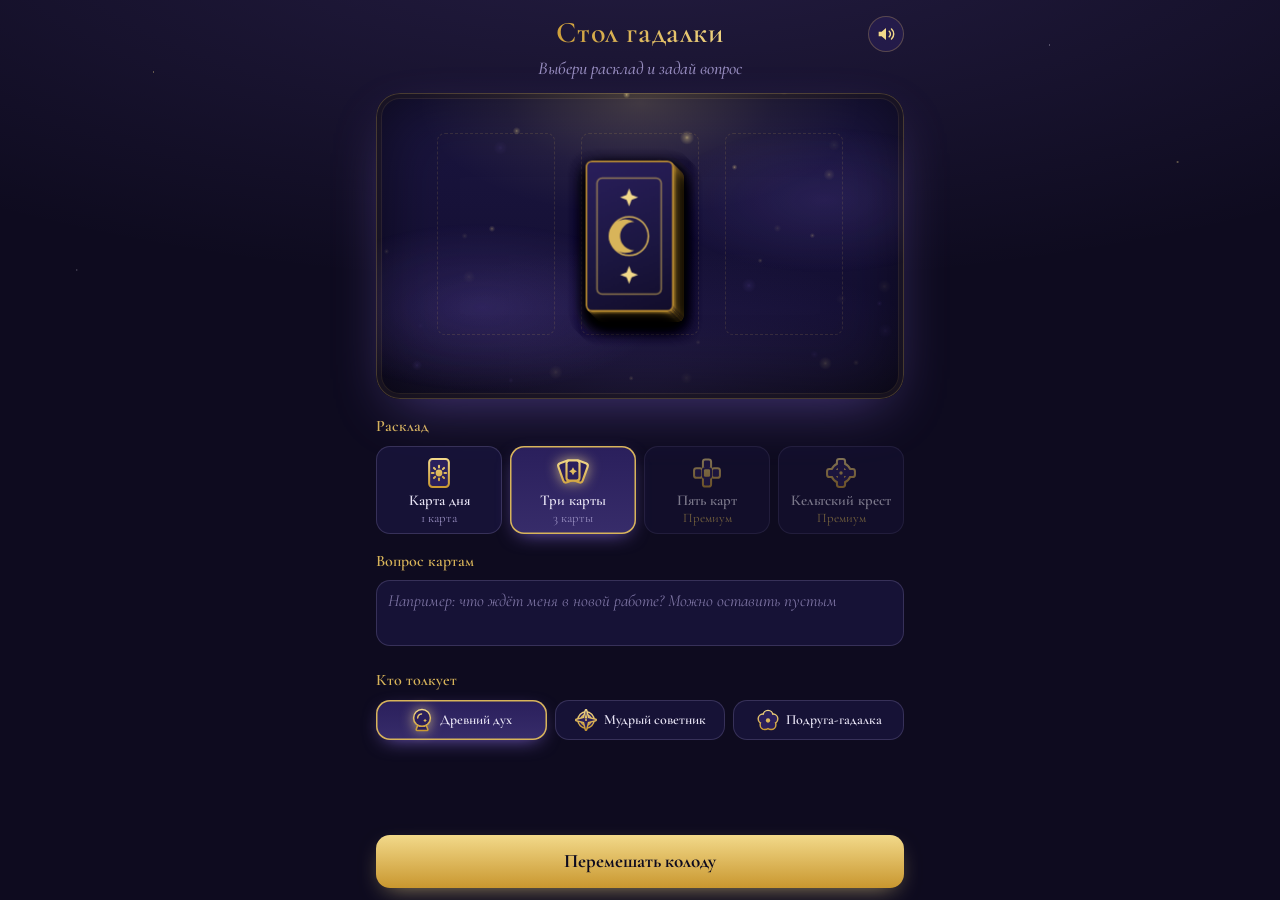
<file: index.html>
<!doctype html>
<html lang="ru">
<head>
  <meta charset="utf-8">
  <meta name="viewport" content="width=device-width, initial-scale=1, viewport-fit=cover, user-scalable=no">
  <meta name="color-scheme" content="dark">
  <meta name="theme-color" content="#0E0B1F">
  <title>Стол гадалки</title>
  <link rel="icon" href="icons/three.svg">
  <script src="https://telegram.org/js/telegram-web-app.js?57"></script>
  <link rel="preconnect" href="https://fonts.googleapis.com">
  <link rel="preconnect" href="https://fonts.gstatic.com" crossorigin>
  <link href="https://fonts.googleapis.com/css2?family=Cormorant+Garamond:ital,wght@0,500;0,600;0,700;1,500&display=swap&subset=cyrillic" rel="stylesheet">
  <link rel="stylesheet" href="style.css?v=6">
  <link rel="stylesheet" href="backs.css?v=6">
</head>
<body>
  <main class="app" id="app" data-stage="setup">
    <header class="top">
      <span class="lvl" id="lvl" hidden></span>
      <h1>Стол гадалки</h1>
      <p class="hint" id="hint" aria-live="polite">Выбери расклад и задай вопрос</p>
      <button class="sound" id="sound" type="button" aria-pressed="true" aria-label="Звук">
        <svg viewBox="0 0 24 24" aria-hidden="true">
          <path d="M4 9.5h3.2L12 5.5v13l-4.8-4H4z" fill="currentColor"/>
          <path class="wave" d="M15.5 9a4 4 0 0 1 0 6M18 6.5a7.5 7.5 0 0 1 0 11" fill="none" stroke="currentColor" stroke-width="1.6" stroke-linecap="round"/>
          <path class="mute" d="M16 9.5l5 5m0-5l-5 5" fill="none" stroke="currentColor" stroke-width="1.6" stroke-linecap="round"/>
        </svg>
      </button>
    </header>

    <section class="table" id="table" aria-label="Стол">
      <div class="aura" aria-hidden="true"></div>
      <div class="candle" aria-hidden="true"></div>
      <canvas class="motes" id="motes" aria-hidden="true"></canvas>
      <svg class="lines" id="lines" aria-hidden="true"></svg>
      <div class="deck" id="deck" aria-hidden="true"></div>
      <div class="slots" id="slots"></div>
      <div class="fan" id="fan" role="group" aria-label="Колода веером: веди пальцем и отпусти на своей карте"></div>
    </section>

    <p class="note" id="note" hidden></p>

    <section class="panel setup" id="setup">
      <fieldset class="spreads" id="spreads">
        <legend>Расклад</legend>
      </fieldset>

      <label class="question">
        <span class="legend">Вопрос картам</span>
        <textarea id="question" rows="2" maxlength="400"
                  placeholder="Например: что ждёт меня в новой работе? Можно оставить пустым"></textarea>
      </label>

      <fieldset class="personas" id="personas">
        <legend>Кто толкует</legend>
      </fieldset>
    </section>

    <section class="panel reading" id="reading" aria-live="polite">
      <ol class="drawn" id="drawn"></ol>
    </section>

    <div class="bar" id="bar">
      <button class="primary" id="primary" type="button"></button>
    </div>
  </main>

  <canvas class="sparks" id="sparks" aria-hidden="true"></canvas>

  <div class="zoom" id="zoom" hidden>
    <div class="zoom-card" id="zoom-card"></div>
    <div class="zoom-text">
      <p class="zoom-pos" id="zoom-pos"></p>
      <h2 id="zoom-name"></h2>
      <p class="zoom-keys" id="zoom-keys"></p>
    </div>
    <button class="zoom-close" id="zoom-close" type="button">Вернуться к столу</button>
  </div>

  <script src="app.js?v=6" type="module"></script>
</body>
</html>
</file>
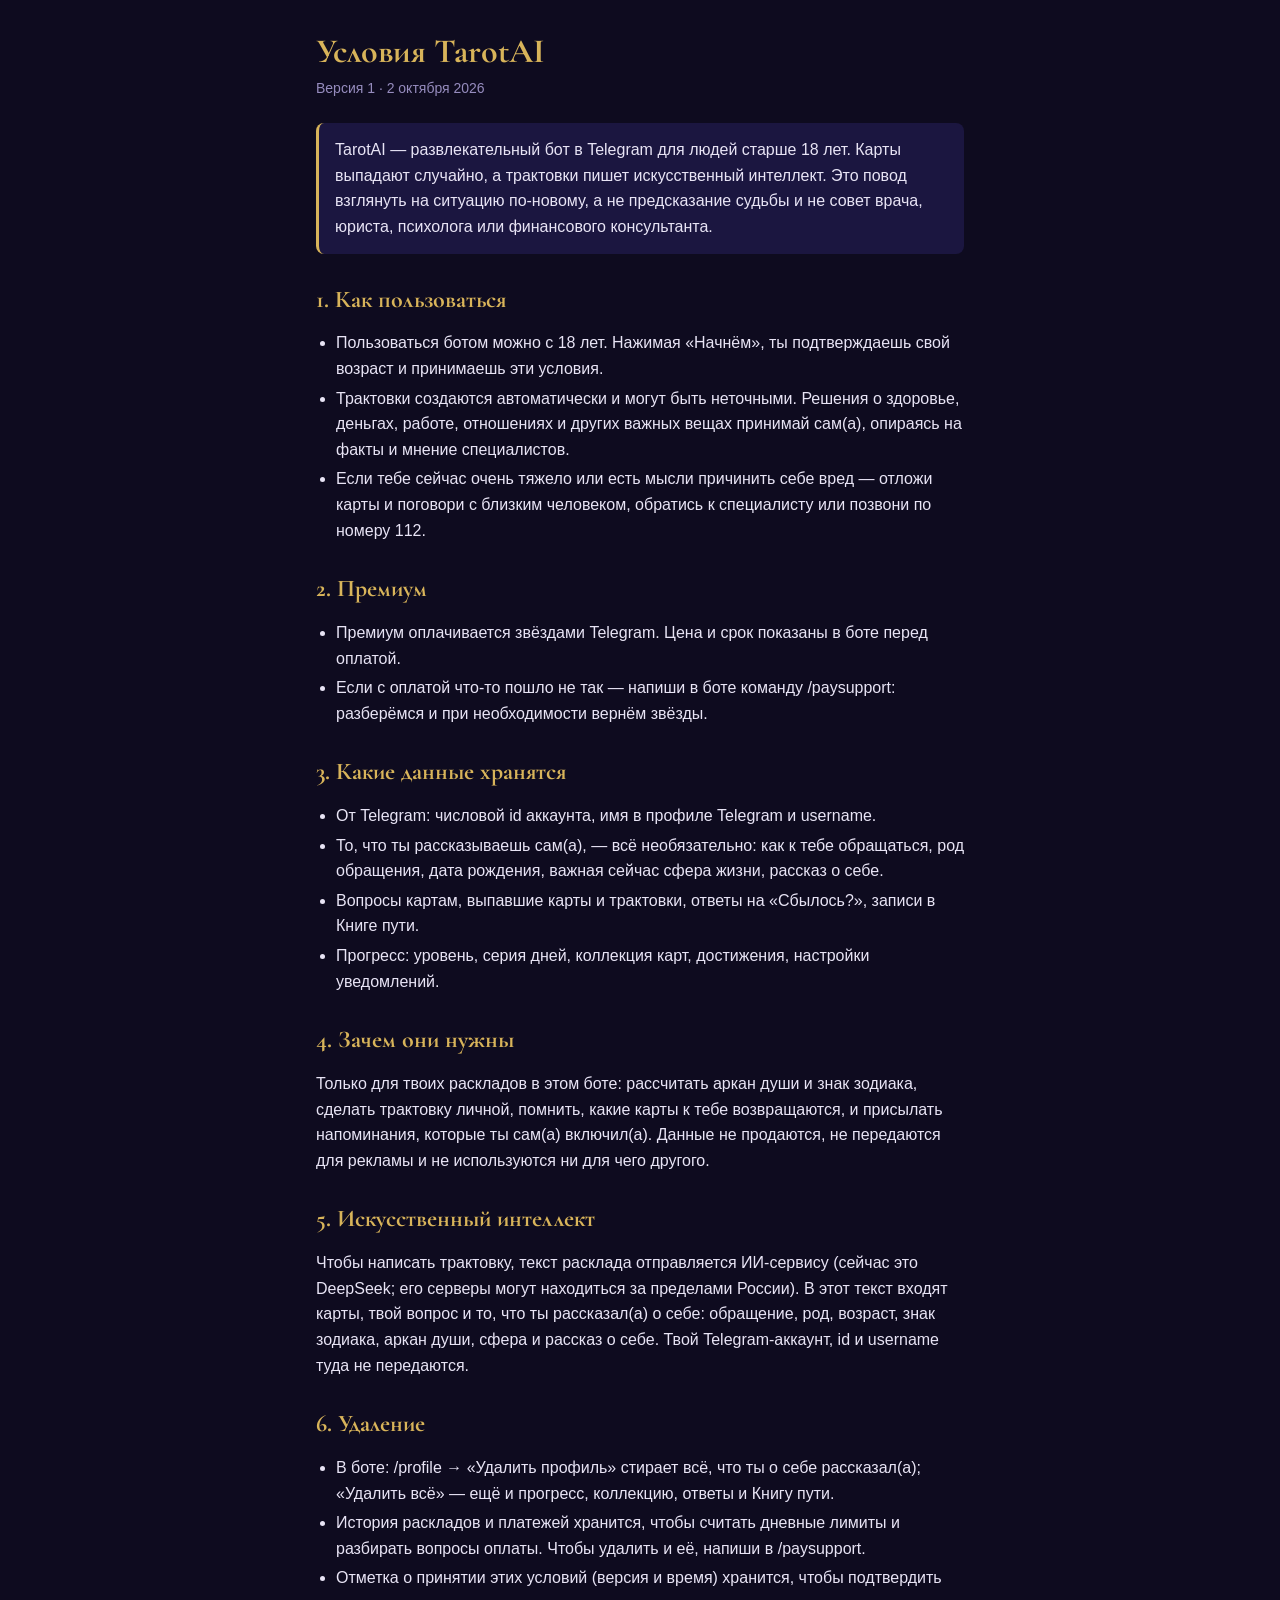
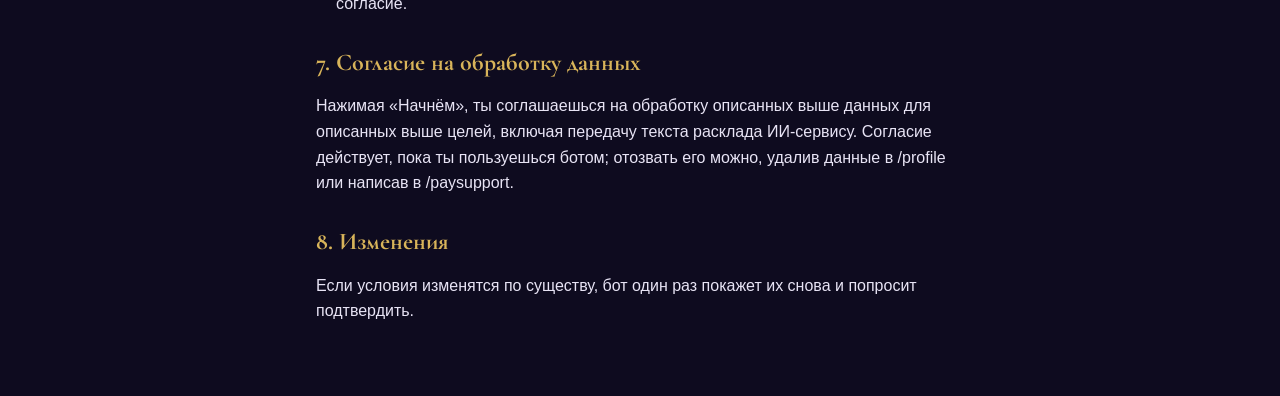
<file: terms.html>
<!doctype html>
<html lang="ru">
<head>
  <meta charset="utf-8">
  <meta name="viewport" content="width=device-width, initial-scale=1, viewport-fit=cover">
  <meta name="color-scheme" content="dark">
  <meta name="theme-color" content="#0E0B1F">
  <title>Условия TarotAI</title>
  <link rel="icon" href="icons/three.svg">
  <link rel="preconnect" href="https://fonts.googleapis.com">
  <link rel="preconnect" href="https://fonts.gstatic.com" crossorigin>
  <link href="https://fonts.googleapis.com/css2?family=Cormorant+Garamond:wght@600;700&display=swap&subset=cyrillic" rel="stylesheet">
  <!-- Version of these terms = bot/consent.py VERSION. Changing them in substance: bump both. -->
  <style>
    :root { --night: #0E0B1F; --indigo: #1B1640; --gold: #D8B45A; --moon: #E8E4F5; --muted: #968CBE; }
    * { box-sizing: border-box; }
    body {
      margin: 0; background: var(--night); color: var(--moon);
      font: 16px/1.6 -apple-system, "Segoe UI", Roboto, "Helvetica Neue", Arial, sans-serif;
    }
    main { max-width: 680px; margin: 0 auto; padding: 32px 16px 56px; }
    h1, h2 { font-family: "Cormorant Garamond", Georgia, serif; color: var(--gold); line-height: 1.2; }
    h1 { font-size: 34px; margin: 0 0 4px; }
    h2 { font-size: 24px; margin: 32px 0 8px; }
    .meta { color: var(--muted); font-size: 14px; margin: 0 0 24px; }
    .lead { background: var(--indigo); border-left: 3px solid var(--gold); border-radius: 8px; padding: 14px 16px; }
    ul { padding-left: 20px; }
    li { margin: 4px 0; }
    a { color: var(--gold); }
  </style>
</head>
<body>
<main>
  <h1>Условия TarotAI</h1>
  <p class="meta">Версия 1 · 2 октября 2026</p>

  <p class="lead">
    TarotAI — развлекательный бот в Telegram для людей старше 18 лет. Карты выпадают случайно, а трактовки пишет
    искусственный интеллект. Это повод взглянуть на ситуацию по-новому, а не предсказание судьбы и не совет врача,
    юриста, психолога или финансового консультанта.
  </p>

  <h2>1. Как пользоваться</h2>
  <ul>
    <li>Пользоваться ботом можно с 18 лет. Нажимая «Начнём», ты подтверждаешь свой возраст и принимаешь эти условия.</li>
    <li>Трактовки создаются автоматически и могут быть неточными. Решения о здоровье, деньгах, работе, отношениях
      и других важных вещах принимай сам(а), опираясь на факты и мнение специалистов.</li>
    <li>Если тебе сейчас очень тяжело или есть мысли причинить себе вред — отложи карты и поговори с близким человеком,
      обратись к специалисту или позвони по номеру 112.</li>
  </ul>

  <h2>2. Премиум</h2>
  <ul>
    <li>Премиум оплачивается звёздами Telegram. Цена и срок показаны в боте перед оплатой.</li>
    <li>Если с оплатой что-то пошло не так — напиши в боте команду /paysupport: разберёмся и при необходимости вернём звёзды.</li>
  </ul>

  <h2>3. Какие данные хранятся</h2>
  <ul>
    <li>От Telegram: числовой id аккаунта, имя в профиле Telegram и username.</li>
    <li>То, что ты рассказываешь сам(а), — всё необязательно: как к тебе обращаться, род обращения, дата рождения,
      важная сейчас сфера жизни, рассказ о себе.</li>
    <li>Вопросы картам, выпавшие карты и трактовки, ответы на «Сбылось?», записи в Книге пути.</li>
    <li>Прогресс: уровень, серия дней, коллекция карт, достижения, настройки уведомлений.</li>
  </ul>

  <h2>4. Зачем они нужны</h2>
  <p>
    Только для твоих раскладов в этом боте: рассчитать аркан души и знак зодиака, сделать трактовку личной, помнить,
    какие карты к тебе возвращаются, и присылать напоминания, которые ты сам(а) включил(а). Данные не продаются,
    не передаются для рекламы и не используются ни для чего другого.
  </p>

  <h2>5. Искусственный интеллект</h2>
  <p>
    Чтобы написать трактовку, текст расклада отправляется ИИ-сервису (сейчас это DeepSeek; его серверы могут находиться
    за пределами России). В этот текст входят карты, твой вопрос и то, что ты рассказал(а) о себе: обращение, род,
    возраст, знак зодиака, аркан души, сфера и рассказ о себе. Твой Telegram-аккаунт, id и username туда не передаются.
  </p>

  <h2>6. Удаление</h2>
  <ul>
    <li>В боте: /profile → «Удалить профиль» стирает всё, что ты о себе рассказал(а); «Удалить всё» — ещё и прогресс,
      коллекцию, ответы и Книгу пути.</li>
    <li>История раскладов и платежей хранится, чтобы считать дневные лимиты и разбирать вопросы оплаты. Чтобы удалить
      и её, напиши в /paysupport.</li>
    <li>Отметка о принятии этих условий (версия и время) хранится, чтобы подтвердить согласие.</li>
  </ul>

  <h2>7. Согласие на обработку данных</h2>
  <p>
    Нажимая «Начнём», ты соглашаешься на обработку описанных выше данных для описанных выше целей, включая передачу
    текста расклада ИИ-сервису. Согласие действует, пока ты пользуешься ботом; отозвать его можно, удалив данные
    в /profile или написав в /paysupport.
  </p>

  <h2>8. Изменения</h2>
  <p>
    Если условия изменятся по существу, бот один раз покажет их снова и попросит подтвердить.
  </p>
</main>
</body>
</html>
</file>
<file: style.css>
/* «Ночная мистика»: same palette as bot/design.py. The table is always dark, whatever the Telegram theme. */
@property --accent {
  syntax: "<color>";
  inherits: true;
  initial-value: #9B7BFF;
}

:root {
  --night: #0E0B1F;
  --indigo: #1B1640;
  --violet: #2A1F5C;
  --gold: #D8B45A;
  --gold-light: #F2D98A;
  --gold-deep: #C9972F;
  --moon: #E8E4F5;
  --muted: #968CBE;
  --accent: #9B7BFF;            /* persona colour, set from app.js; animates thanks to @property */
  --foil: 50%;
  --back-bg: linear-gradient(160deg, var(--violet), var(--indigo) 60%, #120D2B);   /* backs.css overrides per skin */
  --back-edge: var(--gold-deep);                  /* foil sheen position, set per card from the phone tilt */
  --serif: "Cormorant Garamond", "Cormorant", Georgia, "Times New Roman", serif;
  --gutter: 16px;
  --vh: var(--tg-viewport-stable-height, 100dvh);
  --ease-out: cubic-bezier(.2, .8, .2, 1);
  --back-art: url("data:image/svg+xml,%3Csvg xmlns='http://www.w3.org/2000/svg' viewBox='0 0 60 100'%3E%3Cg fill='none' stroke='%23D8B45A' stroke-width='1.2'%3E%3Crect x='5' y='5' width='50' height='90' rx='4' opacity='.55'/%3E%3Ccircle cx='30' cy='50' r='15' opacity='.8'/%3E%3Ccircle cx='30' cy='50' r='20' opacity='.3'/%3E%3C/g%3E%3Cpath d='M34 39a11 11 0 1 0 0 22a13 13 0 1 1 0-22z' fill='%23D8B45A'/%3E%3Cpath d='M30 13l1.6 5.4L37 20l-5.4 1.6L30 27l-1.6-5.4L23 20l5.4-1.6zM30 73l1.6 5.4L37 80l-5.4 1.6L30 87l-1.6-5.4L23 80l5.4-1.6z' fill='%23F2D98A'/%3E%3C/svg%3E");
  transition: --accent .9s ease;
}

* { box-sizing: border-box; }

html, body {
  margin: 0;
  color: var(--moon);
  font-family: var(--serif);
  font-size: 18px;
  line-height: 1.4;
  -webkit-tap-highlight-color: transparent;
  -webkit-user-select: none;
  user-select: none;
  overscroll-behavior: none;
}
html {
  background: var(--night);
}
body {
  min-height: 100vh;
  /* a faint sky: a few fixed stars around the table */
  background:
    radial-gradient(1px 1px at 12% 8%, rgba(242, 217, 138, .7), transparent),
    radial-gradient(1px 1px at 82% 5%, rgba(232, 228, 245, .6), transparent),
    radial-gradient(1.5px 1.5px at 92% 18%, rgba(242, 217, 138, .5), transparent),
    radial-gradient(1px 1px at 6% 30%, rgba(232, 228, 245, .45), transparent),
    radial-gradient(1px 1px at 70% 12%, rgba(232, 228, 245, .4), transparent),
    radial-gradient(120% 60% at 50% -10%, color-mix(in srgb, var(--accent) 16%, transparent), transparent 70%),
    var(--night);
}
textarea { -webkit-user-select: text; user-select: text; }

button, textarea { font: inherit; color: inherit; }

.app {
  min-height: var(--vh);
  display: flex;
  flex-direction: column;
  padding: 12px 0 calc(12px + env(safe-area-inset-bottom));
}

/* ---- header ---- */
.top { position: relative; padding: 0 var(--gutter); text-align: center; }
.top h1 { margin: 0 44px !important; }
.top h1 {
  margin: 0;
  font-size: 30px;
  font-weight: 600;
  letter-spacing: .02em;
  background: linear-gradient(100deg, var(--gold-deep) 20%, var(--gold-light) 40%, #FFF6D6 50%, var(--gold-light) 60%, var(--gold-deep) 80%);
  background-size: 250% 100%;
  -webkit-background-clip: text;
  background-clip: text;
  color: transparent;
  animation: shimmer 2.8s ease-in-out 1.2s 1 both;
}
@keyframes shimmer { from { background-position: 100% 0; } to { background-position: -150% 0; } }
.hint {
  margin: 2px 0 0;
  min-height: 1.4em;
  color: var(--muted);
  font-style: italic;
  font-weight: 500;
  transition: opacity .25s;
  text-wrap: balance;
}
.hint.fade { opacity: 0; }
.lvl {
  position: absolute; left: var(--gutter); top: 8px;
  padding: 3px 10px;
  border-radius: 14px;
  background: rgba(42, 31, 92, .55);
  box-shadow: inset 0 0 0 1px rgba(216, 180, 90, .3);
  color: var(--gold-light);
  font-size: 15px; font-weight: 700;
}
.lvl[hidden] { display: none; }
.sound {
  position: absolute; right: var(--gutter); top: 4px;
  width: 36px; height: 36px; padding: 7px;
  border: 0; border-radius: 50%;
  background: rgba(42, 31, 92, .55);
  box-shadow: inset 0 0 0 1px rgba(216, 180, 90, .3);
  color: var(--gold-light);
  cursor: pointer;
}
.sound svg { width: 100%; height: 100%; display: block; }
.sound .mute { display: none; }
.sound[aria-pressed="false"] { color: var(--muted); }
.sound[aria-pressed="false"] .wave { display: none; }
.sound[aria-pressed="false"] .mute { display: inline; }
.sound:focus-visible { outline: 2px solid var(--gold-light); outline-offset: 2px; }

/* ---- the table: velvet cloth lit by one candle ---- */
.table {
  position: relative;
  margin: 12px var(--gutter) 0;
  height: 34vh;
  min-height: 220px;
  border-radius: 24px;
  background:
    radial-gradient(90% 70% at 50% 100%, color-mix(in srgb, var(--accent) 14%, transparent), transparent 70%),
    linear-gradient(180deg, var(--indigo), #140F33 70%, var(--night));
  box-shadow:
    inset 0 0 0 1px rgba(216, 180, 90, .25),
    inset 0 0 0 5px rgba(14, 11, 31, .6),
    inset 0 0 0 6px rgba(216, 180, 90, .12),
    inset 0 0 70px rgba(0, 0, 0, .6),
    0 20px 60px -20px color-mix(in srgb, var(--accent) 45%, transparent);
  overflow: hidden;
  isolation: isolate;
  opacity: 0;
  transform: translateY(14px) scale(.98);
  transition: height .6s var(--ease-out), opacity .9s ease, transform .9s var(--ease-out), box-shadow .9s;
}
.app.lit .table { opacity: 1; transform: none; }
.app:not([data-stage="setup"]) .table { height: calc(var(--vh) - 170px); min-height: 380px; }
.app[data-stage="reveal"] .table, .app[data-stage="sending"] .table { min-height: 0; } /* app.js fits it */

.aura {
  position: absolute; inset: 0;
  background:
    radial-gradient(50% 40% at 20% 70%, color-mix(in srgb, var(--accent) 22%, transparent), transparent 70%),
    radial-gradient(45% 35% at 85% 35%, color-mix(in srgb, var(--accent) 16%, transparent), transparent 70%);
  opacity: .8;
  animation: aura 14s ease-in-out infinite alternate;
  pointer-events: none;
}
@keyframes aura { from { transform: translate(-4%, 2%) scale(1); } to { transform: translate(4%, -3%) scale(1.12); } }

.candle {
  position: absolute; inset: -34% 8% auto; height: 74%;
  background: radial-gradient(closest-side, rgba(242, 217, 138, .2), rgba(242, 217, 138, .05) 60%, transparent);
  pointer-events: none;
  opacity: 0;
  transition: opacity 1.4s ease .2s;
}
.app.lit .candle { opacity: 1; animation: flicker 5s ease-in-out infinite 1.6s; }
@keyframes flicker { 0%, 100% { opacity: .85; } 35% { opacity: 1; } 52% { opacity: .72; } 70% { opacity: .95; } }

.motes { position: absolute; inset: 0; width: 100%; height: 100%; pointer-events: none; }
.sparks { position: fixed; inset: 0; width: 100vw; height: 100vh; pointer-events: none; z-index: 20; }

.lines { position: absolute; inset: 0; width: 100%; height: 100%; pointer-events: none; z-index: 1; overflow: visible; }
.lines path {
  fill: none; stroke: var(--gold-light); stroke-width: 1.2; stroke-linecap: round; opacity: .75;
  filter: drop-shadow(0 0 4px rgba(242, 217, 138, .9));
  stroke-dasharray: var(--len); stroke-dashoffset: var(--len);
  animation: draw 1.6s var(--ease-out) forwards;
}
.lines circle { fill: #FFF6D6; filter: drop-shadow(0 0 6px var(--gold-light)); opacity: 0; animation: star .5s ease forwards; }
@keyframes draw { to { stroke-dashoffset: 0; } }
@keyframes star { from { opacity: 0; } to { opacity: 1; } }

/* ---- cards ---- */
.card {
  position: absolute;
  width: var(--w, 64px);
  aspect-ratio: 350 / 600;
  perspective: 1000px;
  transition: left .5s var(--ease-out), top .5s var(--ease-out), width .5s var(--ease-out),
              transform .35s var(--ease-out), opacity .35s, filter .35s;
}
.card-inner {
  position: absolute; inset: 0;
  transform-style: preserve-3d;
  -webkit-transform-style: preserve-3d;
  transition: transform .9s cubic-bezier(.3, 1.35, .45, 1);
}
.card.open .card-inner { transform: rotateY(180deg); }
.card.open.settled .card-inner { transition: none; } /* app.js writes the (smoothed) tilt here each frame */
.face {
  position: absolute; inset: 0;
  border-radius: 7% / 4.1%;
  backface-visibility: hidden;
  -webkit-backface-visibility: hidden;
  overflow: hidden;
}
.face.back {
  background: var(--back-art) center / 88% auto no-repeat, var(--back-bg);
  box-shadow: inset 0 0 0 1.5px var(--back-edge), 0 6px 16px rgba(0, 0, 0, .5);
}
.face.back::after { /* a slow sheen over the gold ornament */
  content: ""; position: absolute; inset: 0;
  background: linear-gradient(115deg, transparent 35%, rgba(242, 217, 138, .22) 50%, transparent 65%);
  background-size: 300% 100%;
  background-position: 120% 0;
}
.fan .card.hover .face.back::after, .deck .card .face.back::after { animation: sheen 1.2s ease; }
@keyframes sheen { from { background-position: 120% 0; } to { background-position: -40% 0; } }

.face.front {
  transform: rotateY(180deg);
  background: var(--night);
  box-shadow: 0 0 0 1.5px var(--gold), 0 0 24px color-mix(in srgb, var(--accent) 60%, transparent);
}
.face.front img { width: 100%; height: 100%; object-fit: cover; display: block; }
.card.reversed .face.front img { transform: rotate(180deg); }
/* holographic foil: moves with the phone tilt */
.face.front::before {
  content: ""; position: absolute; inset: 0; z-index: 1;
  background: linear-gradient(115deg,
    transparent 20%, rgba(155, 123, 255, .28) 32%, rgba(242, 217, 138, .35) 42%,
    rgba(255, 255, 255, .45) 48%, rgba(79, 179, 169, .28) 56%, transparent 70%);
  background-size: 260% 260%;
  background-position: var(--foil) 50%;
  opacity: .35;
  pointer-events: none;
}
/* one bright glint across the face while it turns over */
.face.front::after {
  content: ""; position: absolute; inset: -10%; z-index: 2;
  background: linear-gradient(105deg, transparent 38%, rgba(255, 250, 230, .85) 50%, transparent 62%);
  transform: translateX(-120%);
  pointer-events: none;
}
.card.open .face.front::after { animation: glint .9s ease-out .35s; }
@keyframes glint { to { transform: translateX(120%); } }

.card.major .face.front {
  box-shadow: 0 0 0 2px var(--gold-light), 0 0 30px rgba(242, 217, 138, .75), 0 0 60px color-mix(in srgb, var(--accent) 50%, transparent);
}

/* setup: a squared deck in the middle of the table */
.deck { position: absolute; left: 50%; top: 50%; width: 0; height: 0; z-index: 3; transition: opacity .5s; }
.deck .card { --w: 88px; left: -44px; top: -75px; transition: none; will-change: transform; }
.app[data-stage="pick"] .deck, .app[data-stage="reveal"] .deck, .app[data-stage="sending"] .deck { opacity: 0; pointer-events: none; }

/* the fan along the bottom edge of the table: slide a finger along it, release on your card */
.fan { position: absolute; left: 0; right: 0; bottom: 0; height: 160px; z-index: 4; touch-action: none; pointer-events: none; }
.app[data-stage="pick"] .fan { pointer-events: auto; }
.fan .card {
  --w: 64px;
  left: calc(50% - 32px);
  top: 34px;
  transform-origin: 50% 340%;
  cursor: pointer;
  will-change: transform;
}
.fan .card.hover { z-index: 5; filter: drop-shadow(0 0 10px rgba(242, 217, 138, .8)); }
.fan .card:focus-visible { outline: none; }
.fan .card:focus-visible .face.back { box-shadow: inset 0 0 0 1.5px var(--gold-deep), 0 0 0 3px var(--gold-light); }

/* spread positions */
.slots { position: absolute; inset: 0; z-index: 2; }
.slot {
  position: absolute;
  border-radius: 8px;
  border: 1px dashed rgba(216, 180, 90, .3);
  transition: left .5s var(--ease-out), top .5s var(--ease-out), width .5s var(--ease-out), height .5s var(--ease-out),
              border-color .3s, box-shadow .3s, opacity .4s;
}
.app[data-stage="setup"] .slot { opacity: .5; }
.slot.next {
  border-color: var(--gold-light);
  box-shadow: 0 0 18px rgba(242, 217, 138, .3), inset 0 0 18px rgba(242, 217, 138, .12);
  animation: beckon 1.6s ease-in-out infinite;
}
@keyframes beckon { 50% { opacity: .45; } }
.slot.cross { transform: rotate(90deg); }
.slot.filled { opacity: 0; }
.slot-label {
  position: absolute; transform: translateX(-50%);
  white-space: nowrap;
  font-size: 14px; font-weight: 600; color: var(--muted);
  transition: left .5s var(--ease-out), top .5s var(--ease-out), color .4s, opacity .4s;
  pointer-events: none;
}
.app[data-stage="setup"] .slot-label, .app[data-stage="setup"] .slot-num { opacity: 0; }
.slot-label.open { color: var(--gold-light); text-shadow: 0 0 10px rgba(242, 217, 138, .5); }
.slot-num {
  position: absolute; z-index: 4;
  min-width: 20px; height: 20px; padding: 0 5px;
  border-radius: 10px;
  background: var(--night); color: var(--gold-light);
  box-shadow: 0 0 0 1px var(--gold-deep);
  font-size: 13px; font-weight: 700; line-height: 20px; text-align: center;
  pointer-events: none;
  transition: left .5s var(--ease-out), top .5s var(--ease-out), opacity .4s;
}
.slots .card { cursor: pointer; z-index: 2; }
.slots .card.cross { transform: rotate(90deg); z-index: 3; }
.slots .card:focus-visible { outline: 2px solid var(--gold-light); outline-offset: 3px; border-radius: 6px; }
.app[data-stage="sending"] .slots .card { filter: brightness(1.25) drop-shadow(0 0 16px rgba(242, 217, 138, .9)); transform: translateY(-6px); }
.app[data-stage="sending"] .slots .card.cross { transform: rotate(90deg) translateX(-6px); }

/* ---- panels ---- */
.panel { padding: 16px var(--gutter) 8px; }
.app:not([data-stage="setup"]) .setup { display: none; }
.app:not([data-stage="reveal"]):not([data-stage="sending"]) .reading { display: none; }
.setup { opacity: 0; transform: translateY(10px); transition: opacity .8s ease .35s, transform .8s var(--ease-out) .35s; }
.app.lit .setup { opacity: 1; transform: none; }

fieldset { border: 0; margin: 0 0 16px; padding: 0; min-width: 0; }
legend, .legend {
  display: block;
  padding: 0;
  margin-bottom: 8px;
  font-size: 16px; font-weight: 600;
  color: var(--gold);
}

.spreads-row { display: grid; grid-template-columns: repeat(4, 1fr); gap: 8px; }
.opt {
  position: relative;
  display: flex; flex-direction: column; align-items: center; gap: 2px;
  padding: 10px 4px 8px;
  border-radius: 14px;
  background: rgba(27, 22, 64, .7);
  box-shadow: inset 0 0 0 1px rgba(150, 140, 190, .25);
  text-align: center; line-height: 1.15;
  cursor: pointer;
  transition: box-shadow .25s, background .25s, transform .2s;
}
.opt:active { transform: scale(.97); }
.opt input { position: absolute; opacity: 0; pointer-events: none; }
.opt img { width: 34px; height: 34px; transition: filter .3s, transform .3s; }
.opt .name { font-size: 15px; font-weight: 600; }
.opt .sub { font-size: 13px; color: var(--muted); }
.opt:has(input:checked) {
  background: linear-gradient(180deg, var(--violet), color-mix(in srgb, var(--accent) 22%, var(--indigo)));
  box-shadow: inset 0 0 0 1.5px var(--gold), 0 6px 20px -8px color-mix(in srgb, var(--accent) 80%, transparent);
}
.opt:has(input:checked) img { filter: drop-shadow(0 0 6px rgba(242, 217, 138, .7)); transform: scale(1.06); }
.opt:has(input:focus-visible) { box-shadow: inset 0 0 0 1.5px var(--gold), 0 0 0 3px rgba(242, 217, 138, .45); }
.opt.locked { opacity: .5; cursor: not-allowed; }
.opt.locked .sub { color: var(--gold); }

.personas-row { display: grid; grid-template-columns: repeat(3, 1fr); gap: 8px; }
.personas-row .opt { flex-direction: row; justify-content: center; gap: 6px; padding: 8px 6px; }
.personas-row .opt img { width: 24px; height: 24px; flex: none; }
.personas-row .opt .name { font-size: 14px; text-align: left; }

.question { display: block; margin-bottom: 16px; }
textarea {
  width: 100%;
  resize: none;
  padding: 10px 12px;
  border: 0; border-radius: 14px;
  background: rgba(27, 22, 64, .7);
  box-shadow: inset 0 0 0 1px rgba(150, 140, 190, .25);
  font-size: 17px; line-height: 1.35;
  outline: none;
  transition: box-shadow .3s;
}
textarea::placeholder { color: var(--muted); opacity: .8; font-style: italic; }
textarea:focus { box-shadow: inset 0 0 0 1.5px var(--gold), 0 0 22px -6px rgba(242, 217, 138, .5); }

/* revealed cards, in position order */
.drawn { list-style: none; margin: 0; padding: 0; display: grid; gap: 10px; }
.drawn li { display: grid; grid-template-columns: 26px 1fr; gap: 0 6px; }
.drawn li.fresh { animation: rise .6s var(--ease-out); }
@keyframes rise { from { opacity: 0; transform: translateY(8px); } }
.drawn .n { grid-row: span 2; color: var(--gold); font-weight: 700; text-align: right; }
.drawn .t { font-weight: 600; }
.drawn .t em { color: var(--muted); font-weight: 500; }
.drawn .t .arc { color: var(--gold-light); }
.drawn .k { color: var(--muted); font-size: 16px; }
.drawn li.hidden .t { color: var(--muted); font-style: italic; font-weight: 500; }

.note {
  margin: 12px var(--gutter) 0;
  padding: 12px 14px;
  border-radius: 14px;
  background: rgba(42, 31, 92, .6);
  box-shadow: inset 0 0 0 1px rgba(216, 180, 90, .35);
  text-align: center;
}

/* own button — used only when the page is opened outside Telegram */
.bar {
  position: sticky; bottom: 0;
  margin-top: auto;
  padding: 20px var(--gutter) 0;
  background: linear-gradient(transparent, var(--night) 22px);
  z-index: 5;
}
.bar[hidden] { display: none; }
.primary {
  width: 100%;
  padding: 13px 16px;
  border: 0; border-radius: 14px;
  background: linear-gradient(180deg, var(--gold-light), var(--gold-deep));
  color: var(--night);
  font-size: 19px; font-weight: 700;
  cursor: pointer;
  box-shadow: 0 8px 24px -10px rgba(242, 217, 138, .7);
}
.primary:disabled { opacity: .45; cursor: default; }
.primary:focus-visible { outline: 2px solid var(--moon); outline-offset: 3px; }

/* ---- a card up close ---- */
.zoom {
  position: fixed; inset: 0; z-index: 10;
  display: flex; flex-direction: column; align-items: center; justify-content: center; gap: 14px;
  padding: 24px var(--gutter);
  background: radial-gradient(70% 50% at 50% 40%, color-mix(in srgb, var(--accent) 22%, transparent), transparent), rgba(14, 11, 31, .95);
  -webkit-backdrop-filter: blur(8px);
  backdrop-filter: blur(8px);
  animation: fade-in .3s ease;
}
@keyframes fade-in { from { opacity: 0; } }
.zoom[hidden] { display: none; }
.zoom-card {
  position: relative;
  width: min(62vw, 260px); aspect-ratio: 350 / 600;
  animation: zoom-in .5s var(--ease-out);
}
@keyframes zoom-in { from { transform: perspective(900px) scale(.7) rotateY(-25deg); opacity: 0; } }
.zoom-card img {
  width: 100%; height: 100%; object-fit: cover; border-radius: 12px; display: block;
  box-shadow: 0 0 0 1.5px var(--gold), 0 0 50px color-mix(in srgb, var(--accent) 60%, transparent);
}
.zoom-card::after {
  content: ""; position: absolute; inset: 0; border-radius: 12px;
  background: linear-gradient(115deg, transparent 20%, rgba(155, 123, 255, .3) 34%, rgba(255, 255, 255, .45) 48%, rgba(79, 179, 169, .3) 58%, transparent 72%);
  background-size: 260% 260%; background-position: var(--foil) 50%;
  opacity: .35; pointer-events: none;
}
.zoom-card.reversed img { transform: rotate(180deg); }
.zoom-text { text-align: center; max-width: 34ch; }
.zoom-pos { margin: 0; color: var(--gold); font-weight: 600; }
.zoom-text h2 { margin: 0; font-size: 26px; font-weight: 600; color: var(--gold-light); line-height: 1.15; }
.zoom-keys { margin: 6px 0 0; color: var(--moon); }
.zoom-close {
  margin-top: 4px; padding: 8px 18px;
  border: 0; border-radius: 12px;
  background: transparent; box-shadow: inset 0 0 0 1px rgba(216, 180, 90, .5);
  color: var(--gold-light); font-size: 17px; font-weight: 600;
  cursor: pointer;
}

/* Everything that answers a tap stays; the ambient motion (sky, candle, sheen, aura) goes. */
@media (prefers-reduced-motion: reduce) {
  .top h1, .aura, .app.lit .candle, .slot.next { animation: none; }
}

@media (min-width: 560px) {
  .app { max-width: 560px; margin: 0 auto; }
}
</file>
<file: backs.css>
/* Generated by scripts/build_webapp.py — card backs for the table, see BACK_SKINS. */
.app[data-back="classic"] { --back-bg: linear-gradient(160deg, #2A1F5C, #1B1640 60%, #120D2B); --back-edge: #C9972F; --back-art: url("data:image/svg+xml,%3Csvg xmlns='http://www.w3.org/2000/svg' viewBox='0 0 60 100'%3E%3Crect x='5' y='5' width='50' height='90' rx='4' fill='none' stroke='%23D8B45A' stroke-width='1.2' opacity='.6'/%3E%3Ccircle cx='30' cy='50' r='15' fill='none' stroke='%23D8B45A' stroke-width='1.2'/%3E%3Cpath d='M34 39a11 11 0 1 0 0 22a13 13 0 1 1 0-22z' fill='%23D8B45A'/%3E%3Cpath d='M30 13L31.96 18.04L37 20L31.96 21.96L30 27L28.04 21.96L23 20L28.04 18.04Z' fill='%23F2D98A'/%3E%3Cpath d='M30 73L31.96 78.04L37 80L31.96 81.96L30 87L28.04 81.96L23 80L28.04 78.04Z' fill='%23F2D98A'/%3E%3C/svg%3E"); }
.app[data-back="moon"] { --back-bg: linear-gradient(160deg, #2B3A67, #16213E 60%, #0B1026); --back-edge: #AFC3E6; --back-art: url("data:image/svg+xml,%3Csvg xmlns='http://www.w3.org/2000/svg' viewBox='0 0 60 100'%3E%3Crect x='5' y='5' width='50' height='90' rx='4' fill='none' stroke='%23AFC3E6' stroke-width='1.2' opacity='.6'/%3E%3Ccircle cx='30' cy='50' r='16' fill='%23DCE6F7'/%3E%3Ccircle cx='25' cy='45' r='3' fill='%23B9C8E3'/%3E%3Ccircle cx='35' cy='55' r='4' fill='%23B9C8E3'/%3E%3Ccircle cx='33' cy='42' r='2' fill='%23B9C8E3'/%3E%3Cpath d='M15 17L15.84 19.16L18 20L15.84 20.84L15 23L14.16 20.84L12 20L14.16 19.16Z' fill='%23DCE6F7'/%3E%3Cpath d='M46 77L46.84 79.16L49 80L46.84 80.84L46 83L45.16 80.84L43 80L45.16 79.16Z' fill='%23DCE6F7'/%3E%3Cpath d='M44 20L44.56 21.44L46 22L44.56 22.56L44 24L43.44 22.56L42 22L43.44 21.44Z' fill='%23DCE6F7'/%3E%3C/svg%3E"); }
.app[data-back="sun"] { --back-bg: linear-gradient(160deg, #6B3214, #3A1A0C 60%, #1E0E07); --back-edge: #F2B84B; --back-art: url("data:image/svg+xml,%3Csvg xmlns='http://www.w3.org/2000/svg' viewBox='0 0 60 100'%3E%3Crect x='5' y='5' width='50' height='90' rx='4' fill='none' stroke='%23F2B84B' stroke-width='1.2' opacity='.6'/%3E%3Ccircle cx='30' cy='50' r='10' fill='%23F6C85F'/%3E%3Crect x='29' y='27' width='2' height='9' rx='1' fill='%23F6C85F' transform='rotate%280 30 50%29'/%3E%3Crect x='29' y='27' width='2' height='9' rx='1' fill='%23F6C85F' transform='rotate%2830 30 50%29'/%3E%3Crect x='29' y='27' width='2' height='9' rx='1' fill='%23F6C85F' transform='rotate%2860 30 50%29'/%3E%3Crect x='29' y='27' width='2' height='9' rx='1' fill='%23F6C85F' transform='rotate%2890 30 50%29'/%3E%3Crect x='29' y='27' width='2' height='9' rx='1' fill='%23F6C85F' transform='rotate%28120 30 50%29'/%3E%3Crect x='29' y='27' width='2' height='9' rx='1' fill='%23F6C85F' transform='rotate%28150 30 50%29'/%3E%3Crect x='29' y='27' width='2' height='9' rx='1' fill='%23F6C85F' transform='rotate%28180 30 50%29'/%3E%3Crect x='29' y='27' width='2' height='9' rx='1' fill='%23F6C85F' transform='rotate%28210 30 50%29'/%3E%3Crect x='29' y='27' width='2' height='9' rx='1' fill='%23F6C85F' transform='rotate%28240 30 50%29'/%3E%3Crect x='29' y='27' width='2' height='9' rx='1' fill='%23F6C85F' transform='rotate%28270 30 50%29'/%3E%3Crect x='29' y='27' width='2' height='9' rx='1' fill='%23F6C85F' transform='rotate%28300 30 50%29'/%3E%3Crect x='29' y='27' width='2' height='9' rx='1' fill='%23F6C85F' transform='rotate%28330 30 50%29'/%3E%3C/svg%3E"); }
.app[data-back="stars"] { --back-bg: linear-gradient(160deg, #0B1535, #050A1C); --back-edge: #9FB6FF; --back-art: url("data:image/svg+xml,%3Csvg xmlns='http://www.w3.org/2000/svg' viewBox='0 0 60 100'%3E%3Crect x='5' y='5' width='50' height='90' rx='4' fill='none' stroke='%239FB6FF' stroke-width='1.2' opacity='.6'/%3E%3Cpath d='M16 30L27 22L38 34L46 26M20 72L31 64L41 76' fill='none' stroke='%239FB6FF' stroke-width='.8' opacity='.8'/%3E%3Cpath d='M16 27L16.84 29.16L19 30L16.84 30.84L16 33L15.16 30.84L13 30L15.16 29.16Z' fill='%23E4ECFF'/%3E%3Cpath d='M27 19.5L27.7 21.3L29.5 22L27.7 22.7L27 24.5L26.3 22.7L24.5 22L26.3 21.3Z' fill='%23E4ECFF'/%3E%3Cpath d='M38 30.5L38.98 33.02L41.5 34L38.98 34.98L38 37.5L37.02 34.98L34.5 34L37.02 33.02Z' fill='%23E4ECFF'/%3E%3Cpath d='M46 24L46.56 25.44L48 26L46.56 26.56L46 28L45.44 26.56L44 26L45.44 25.44Z' fill='%23E4ECFF'/%3E%3Cpath d='M20 69.5L20.7 71.3L22.5 72L20.7 72.7L20 74.5L19.3 72.7L17.5 72L19.3 71.3Z' fill='%23E4ECFF'/%3E%3Cpath d='M31 61L31.84 63.16L34 64L31.84 64.84L31 67L30.16 64.84L28 64L30.16 63.16Z' fill='%23E4ECFF'/%3E%3Cpath d='M41 73.5L41.7 75.3L43.5 76L41.7 76.7L41 78.5L40.3 76.7L38.5 76L40.3 75.3Z' fill='%23E4ECFF'/%3E%3Cpath d='M30 45L31.4 48.6L35 50L31.4 51.4L30 55L28.6 51.4L25 50L28.6 48.6Z' fill='%23E4ECFF'/%3E%3C/svg%3E"); }
.app[data-back="aurora"] { --back-bg: linear-gradient(160deg, #0E3B43, #1C1B4A 55%, #2A0F3D); --back-edge: #7FFFD4; --back-art: url("data:image/svg+xml,%3Csvg xmlns='http://www.w3.org/2000/svg' viewBox='0 0 60 100'%3E%3Crect x='5' y='5' width='50' height='90' rx='4' fill='none' stroke='%237FFFD4' stroke-width='1.2' opacity='.6'/%3E%3Cpath d='M8 38C18 26 28 50 38 38S52 30 54 34' fill='none' stroke='%237FFFD4' stroke-width='2.2' stroke-linecap='round' opacity='.85'/%3E%3Cpath d='M8 50C18 38 28 62 38 50S52 42 54 46' fill='none' stroke='%239B7BFF' stroke-width='2.2' stroke-linecap='round' opacity='.85'/%3E%3Cpath d='M8 62C18 50 28 74 38 62S52 54 54 58' fill='none' stroke='%23E68AB8' stroke-width='2.2' stroke-linecap='round' opacity='.85'/%3E%3C/svg%3E"); }
.app[data-back="arcana"] { --back-bg: linear-gradient(160deg, #1A1426, #0B0B0F); --back-edge: #D8B45A; --back-art: url("data:image/svg+xml,%3Csvg xmlns='http://www.w3.org/2000/svg' viewBox='0 0 60 100'%3E%3Crect x='5' y='5' width='50' height='90' rx='4' fill='none' stroke='%23D8B45A' stroke-width='1.2' opacity='.6'/%3E%3Cpath d='M30 28L50 66H10Z' fill='none' stroke='%23D8B45A' stroke-width='1.4'/%3E%3Cpath d='M19 54Q30 44 41 54Q30 64 19 54Z' fill='none' stroke='%23F2D98A' stroke-width='1.2'/%3E%3Ccircle cx='30' cy='54' r='3.2' fill='%23F2D98A'/%3E%3Cpath d='M30 14L31.12 16.88L34 18L31.12 19.12L30 22L28.88 19.12L26 18L28.88 16.88Z' fill='%23D8B45A'/%3E%3Cpath d='M30 78L31.12 80.88L34 82L31.12 83.12L30 86L28.88 83.12L26 82L28.88 80.88Z' fill='%23D8B45A'/%3E%3C/svg%3E"); }
.app[data-back="gold"] { --back-bg: linear-gradient(160deg, #F2D98A, #C9972F 60%, #8A6420); --back-edge: #FFF3C4; --back-art: url("data:image/svg+xml,%3Csvg xmlns='http://www.w3.org/2000/svg' viewBox='0 0 60 100'%3E%3Crect x='5' y='5' width='50' height='90' rx='4' fill='none' stroke='%232A1F5C' stroke-width='1.2' opacity='.6'/%3E%3Cpath d='M34 39a11 11 0 1 0 0 22a13 13 0 1 1 0-22z' fill='%232A1F5C'/%3E%3Cpath d='M30 13L31.96 18.04L37 20L31.96 21.96L30 27L28.04 21.96L23 20L28.04 18.04Z' fill='%232A1F5C'/%3E%3Cpath d='M30 73L31.96 78.04L37 80L31.96 81.96L30 87L28.04 81.96L23 80L28.04 78.04Z' fill='%232A1F5C'/%3E%3C/svg%3E"); }
.app[data-back="fool"] { --back-bg: linear-gradient(160deg, #F5EBDD, #E0C9A6); --back-edge: #C9972F; --back-art: url("data:image/svg+xml,%3Csvg xmlns='http://www.w3.org/2000/svg' viewBox='0 0 60 100'%3E%3Crect x='5' y='5' width='50' height='90' rx='4' fill='none' stroke='%238A5A2B' stroke-width='1.2' opacity='.6'/%3E%3Ccircle cx='40' cy='26' r='8' fill='%23F2B84B'/%3E%3Cpath d='M8 78L22 60L30 70L40 56L52 78Z' fill='%238A5A2B' opacity='.8'/%3E%3Ccircle cx='22' cy='44' r='4' fill='%23fff' stroke='%23C94F6D' stroke-width='1'/%3E%3Cpath d='M22 48V58' stroke='%235E8C4A' stroke-width='1.2'/%3E%3C/svg%3E"); }
.app[data-back="pair"] { --back-bg: linear-gradient(160deg, #4A1F3D, #2A1030); --back-edge: #E68AB8; --back-art: url("data:image/svg+xml,%3Csvg xmlns='http://www.w3.org/2000/svg' viewBox='0 0 60 100'%3E%3Crect x='5' y='5' width='50' height='90' rx='4' fill='none' stroke='%23E68AB8' stroke-width='1.2' opacity='.6'/%3E%3Ccircle cx='24' cy='50' r='11' fill='none' stroke='%23F2D98A' stroke-width='1.8'/%3E%3Ccircle cx='36' cy='50' r='11' fill='none' stroke='%23E68AB8' stroke-width='1.8'/%3E%3Cpath d='M30 26c-3-4-9-2-8 3c1 4 8 8 8 8s7-4 8-8c1-5-5-7-8-3z' fill='%23E68AB8'/%3E%3C/svg%3E"); }
.app[data-back="samhain"] { --back-bg: linear-gradient(160deg, #3A1A06, #120904); --back-edge: #FF8C2A; --back-art: url("data:image/svg+xml,%3Csvg xmlns='http://www.w3.org/2000/svg' viewBox='0 0 60 100'%3E%3Crect x='5' y='5' width='50' height='90' rx='4' fill='none' stroke='%23FF8C2A' stroke-width='1.2' opacity='.6'/%3E%3Cellipse cx='30' cy='54' rx='14' ry='11' fill='%23FF8C2A'/%3E%3Cpath d='M30 43V38' stroke='%236B8E23' stroke-width='2'/%3E%3Cpath d='M23 52l3-3l3 3M31 52l3-3l3 3M24 59q6 4 12 0' fill='none' stroke='%233A1A06' stroke-width='1.5'/%3E%3Cpath d='M34 22a7 7 0 1 0 0 12a8 8 0 1 1 0-12z' fill='%23F2D98A'/%3E%3C/svg%3E"); }
.app[data-back="newyear"] { --back-bg: linear-gradient(160deg, #0E2A4A, #081629); --back-edge: #CFE8FF; --back-art: url("data:image/svg+xml,%3Csvg xmlns='http://www.w3.org/2000/svg' viewBox='0 0 60 100'%3E%3Crect x='5' y='5' width='50' height='90' rx='4' fill='none' stroke='%23CFE8FF' stroke-width='1.2' opacity='.6'/%3E%3Cg transform='rotate%280 30 50%29'%3E%3Cpath d='M30 34V66M30 40l-4-4M30 40l4-4M30 60l-4 4M30 60l4 4' stroke='%23E8F4FF' stroke-width='1.4' stroke-linecap='round' fill='none'/%3E%3C/g%3E%3Cg transform='rotate%2860 30 50%29'%3E%3Cpath d='M30 34V66M30 40l-4-4M30 40l4-4M30 60l-4 4M30 60l4 4' stroke='%23E8F4FF' stroke-width='1.4' stroke-linecap='round' fill='none'/%3E%3C/g%3E%3Cg transform='rotate%28120 30 50%29'%3E%3Cpath d='M30 34V66M30 40l-4-4M30 40l4-4M30 60l-4 4M30 60l4 4' stroke='%23E8F4FF' stroke-width='1.4' stroke-linecap='round' fill='none'/%3E%3C/g%3E%3Cpath d='M14 16L14.56 17.44L16 18L14.56 18.56L14 20L13.44 18.56L12 18L13.44 17.44Z' fill='%23E8F4FF'/%3E%3Cpath d='M47 82L47.56 83.44L49 84L47.56 84.56L47 86L46.44 84.56L45 84L46.44 83.44Z' fill='%23E8F4FF'/%3E%3C/svg%3E"); }
.app[data-back="birthday"] { --back-bg: linear-gradient(160deg, #3A1F4F, #1F1233); --back-edge: #FFC6E0; --back-art: url("data:image/svg+xml,%3Csvg xmlns='http://www.w3.org/2000/svg' viewBox='0 0 60 100'%3E%3Crect x='5' y='5' width='50' height='90' rx='4' fill='none' stroke='%23FFC6E0' stroke-width='1.2' opacity='.6'/%3E%3Crect x='26' y='44' width='8' height='24' rx='2' fill='%23FFC6E0'/%3E%3Cpath d='M30 30c4 5 4 9 0 11c-4-2-4-6 0-11z' fill='%23F6C85F'/%3E%3Ccircle cx='14' cy='26' r='1.6' fill='%237FFFD4'/%3E%3Ccircle cx='46' cy='30' r='1.6' fill='%23F6C85F'/%3E%3Ccircle cx='16' cy='74' r='1.6' fill='%23E68AB8'/%3E%3Ccircle cx='44' cy='76' r='1.6' fill='%239B7BFF'/%3E%3Ccircle cx='12' cy='50' r='1.6' fill='%23F6C85F'/%3E%3Ccircle cx='48' cy='56' r='1.6' fill='%237FFFD4'/%3E%3C/svg%3E"); }
</file>
